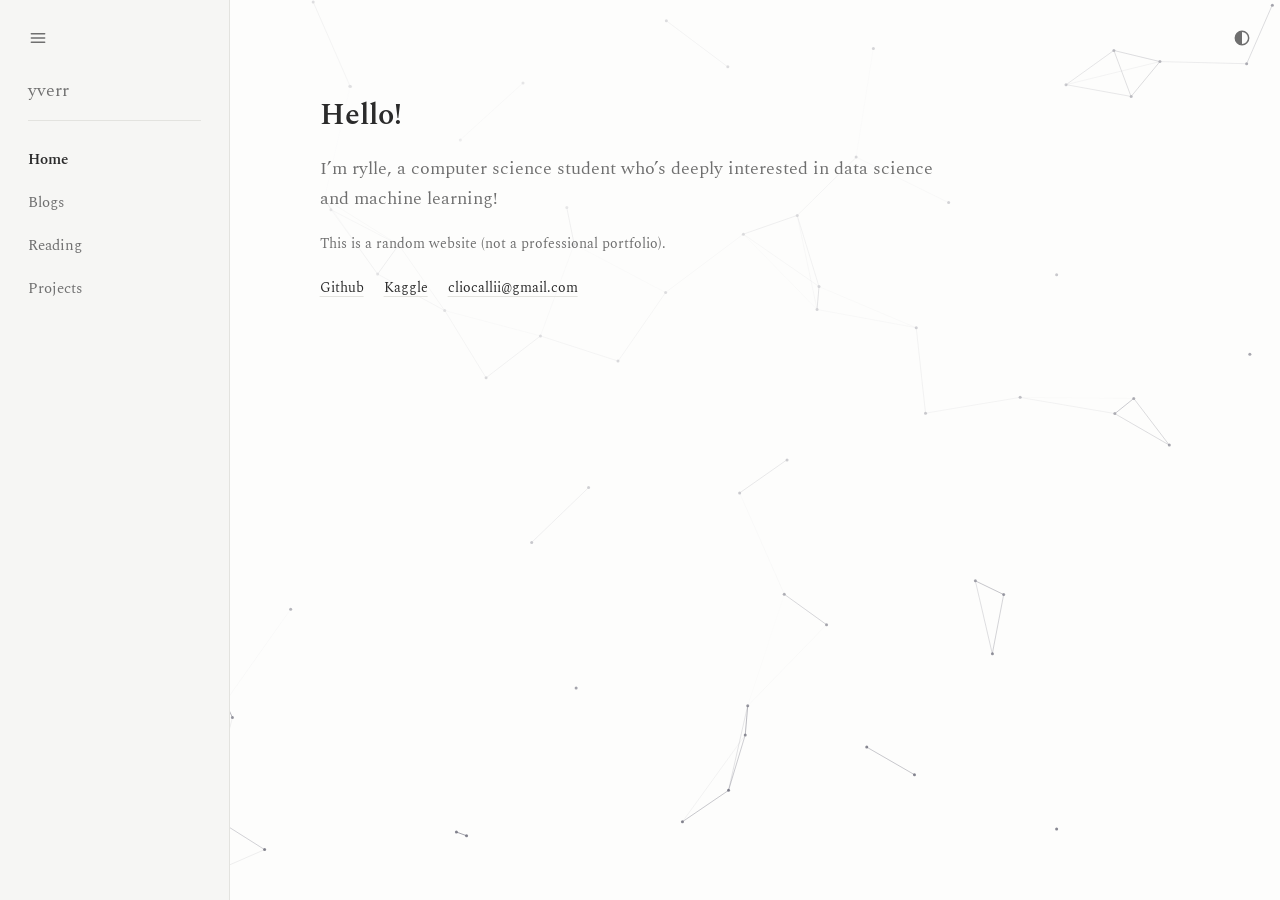
<file: index.html>
<!DOCTYPE html>
<html lang="en">
<head>
    <meta charset="UTF-8">
        <meta name="viewport" content="width=device-width, initial-scale=1">
    <title>Rylle</title>

    <link rel="icon" href="assets/logo.png" type="image/png">
    <link rel="preconnect" href="https://fonts.googleapis.com">
    <link rel="preconnect" href="https://fonts.gstatic.com" crossorigin>
    <link href="https://fonts.googleapis.com/css2?family=Spectral:ital,wght@0,400;0,600;1,400&display=swap" rel="stylesheet">

    <link rel="stylesheet" href="style.css">

        <script>
        (function () {
            var root = document.documentElement;
            try {
                var theme = localStorage.getItem('theme');
                if (!theme) theme = matchMedia('(prefers-color-scheme: dark)').matches ? 'dark' : 'light';
                root.dataset.theme = theme;
                if (window.innerWidth <= 800 || localStorage.getItem('sidebar') === 'closed') {
                    root.classList.add('sidebar-closed');
                }
            } catch (e) {}
        })();
    </script>
</head>

<body>
    <button class="icon-btn menu-btn" id="menu-btn" aria-label="Toggle sidebar" aria-controls="sidebar">
        <svg viewBox="0 0 24 24" fill="none" stroke="currentColor" stroke-width="1.8" stroke-linecap="round" aria-hidden="true">
            <path d="M4 7h16M4 12h16M4 17h16"/>
        </svg>
    </button>

    <button class="icon-btn theme-btn" id="theme-btn" aria-label="Toggle dark mode">
        <svg viewBox="0 0 24 24" aria-hidden="true">
            <circle cx="12" cy="12" r="8" fill="none" stroke="currentColor" stroke-width="1.8"/>
            <path d="M12 4a8 8 0 0 0 0 16z" fill="currentColor"/>
        </svg>
    </button>

    <aside class="sidebar" id="sidebar">
        <a class="brand" href="index.html">yverr</a>
        <nav>
            <a href="index.html" aria-current="page">Home</a>
            <a href="blogs.html">Blogs</a>
            <a href="reading.html">Reading</a>
            <a href="projects.html">Projects</a>
        </nav>
    </aside>

    <div class="backdrop" id="backdrop"></div>

    <canvas id="particle-canvas" aria-hidden="true"></canvas>

    <main class="content">
        <div class="column">
            <h1>Hello!</h1>

            <p>
                I’m rylle, a computer science student who’s deeply interested
                in data science and machine learning!
            </p>

            <p class="small">This is a random website (not a professional portfolio).</p>

            <ul class="home-links small">
                <li><a href="https://github.com/yverr" target="_blank" rel="noopener noreferrer">Github</a></li>
                <li><a href="https://www.kaggle.com/karylleverdadero" target="_blank" rel="noopener noreferrer">Kaggle</a></li>
                <li><a href="mailto:cliocallii@gmail.com">cliocallii@gmail.com</a></li>
            </ul>
        </div>
    </main>

    <script src="script.js"></script>
    <script src="particles.js"></script>
</body>
</html>
</file>
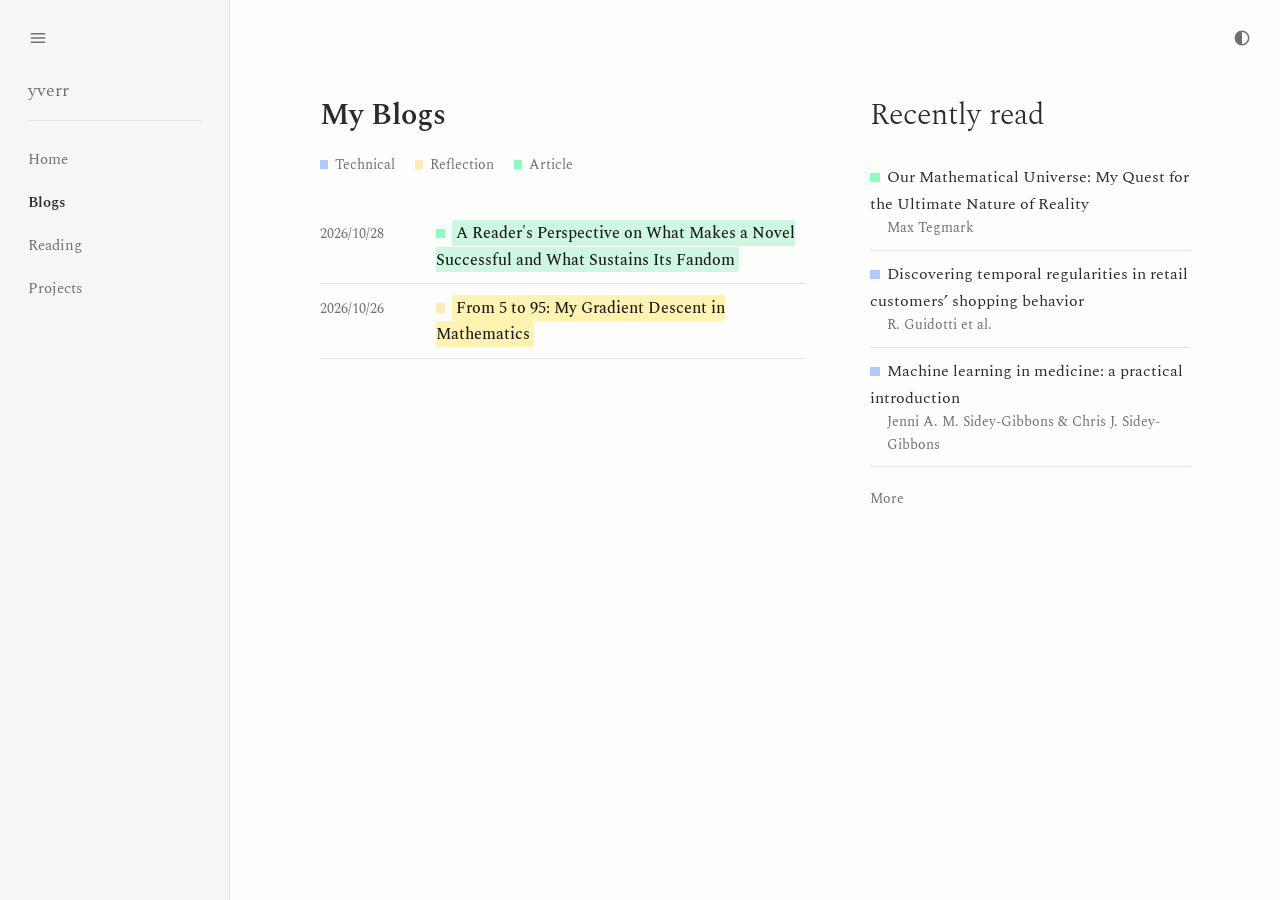
<file: blogs.html>
<!DOCTYPE html>
<html lang="en">
<head>
    <meta charset="UTF-8">
    <meta name="viewport" content="width=device-width, initial-scale=1">
    <title>Blogs | Rylle</title>

    <link rel="icon" href="assets/logo.png" type="image/png">
    <link rel="preconnect" href="https://fonts.googleapis.com">
    <link rel="preconnect" href="https://fonts.gstatic.com" crossorigin>
    <link href="https://fonts.googleapis.com/css2?family=Spectral:ital,wght@0,400;0,600;1,400&display=swap" rel="stylesheet">

    <link rel="stylesheet" href="style.css">

    <script>
        (function () {
            var root = document.documentElement;
            try {
                var theme = localStorage.getItem('theme');
                if (!theme) theme = matchMedia('(prefers-color-scheme: dark)').matches ? 'dark' : 'light';
                root.dataset.theme = theme;
                if (window.innerWidth <= 800 || localStorage.getItem('sidebar') === 'closed') {
                    root.classList.add('sidebar-closed');
                }
            } catch (e) {}
        })();
    </script>
</head>

<body>
    <button class="icon-btn menu-btn" id="menu-btn" aria-label="Toggle sidebar" aria-controls="sidebar">
        <svg viewBox="0 0 24 24" fill="none" stroke="currentColor" stroke-width="1.8" stroke-linecap="round" aria-hidden="true">
            <path d="M4 7h16M4 12h16M4 17h16"/>
        </svg>
    </button>

    <button class="icon-btn theme-btn" id="theme-btn" aria-label="Toggle dark mode">
        <svg viewBox="0 0 24 24" aria-hidden="true">
            <circle cx="12" cy="12" r="8" fill="none" stroke="currentColor" stroke-width="1.8"/>
            <path d="M12 4a8 8 0 0 0 0 16z" fill="currentColor"/>
        </svg>
    </button>

    <aside class="sidebar" id="sidebar">
        <a class="brand" href="index.html">yverr</a>
        <nav>
            <a href="index.html">Home</a>
            <a href="blogs.html" aria-current="page">Blogs</a>
            <a href="reading.html">Reading</a>
            <a href="projects.html">Projects</a>
        </nav>
    </aside>

    <div class="backdrop" id="backdrop"></div>

    <main class="content">
        <div class="blog-layout">
            <div class="column">
                <h1>My Blogs</h1>

                <p class="legend">
                    <span><span class="dot technical"></span>Technical</span>
                    <span><span class="dot reflection"></span>Reflection</span>
                    <span><span class="dot article"></span>Article</span>
                </p>

                <ul class="posts">
                    <li>
                        <time datetime="2026-10-26">2026/10/28</time>
                        <a href="blogs/a-readers-perspective.html"><span class="dot article"></span><mark class="article">A Reader's Perspective on What Makes a Novel Successful and What Sustains Its Fandom</mark></a>
                    </li>
                    <li>
                        <time datetime="2026-10-26">2026/10/26</time>
                        <a href="blogs/gradient-descent.html"><span class="dot reflection"></span><mark>From 5 to 95: My Gradient Descent in Mathematics</mark></a>
                    </li>
                </ul>
            </div>

            <aside class="recent">
                <h2>Recently read</h2>
                <ul id="recent-list"></ul>
                <a class="more" href="reading.html">More</a>
            </aside>
        </div>
    </main>

    <script src="script.js"></script>
    <script src="reading.js"></script>
</body>
</html>
</file>
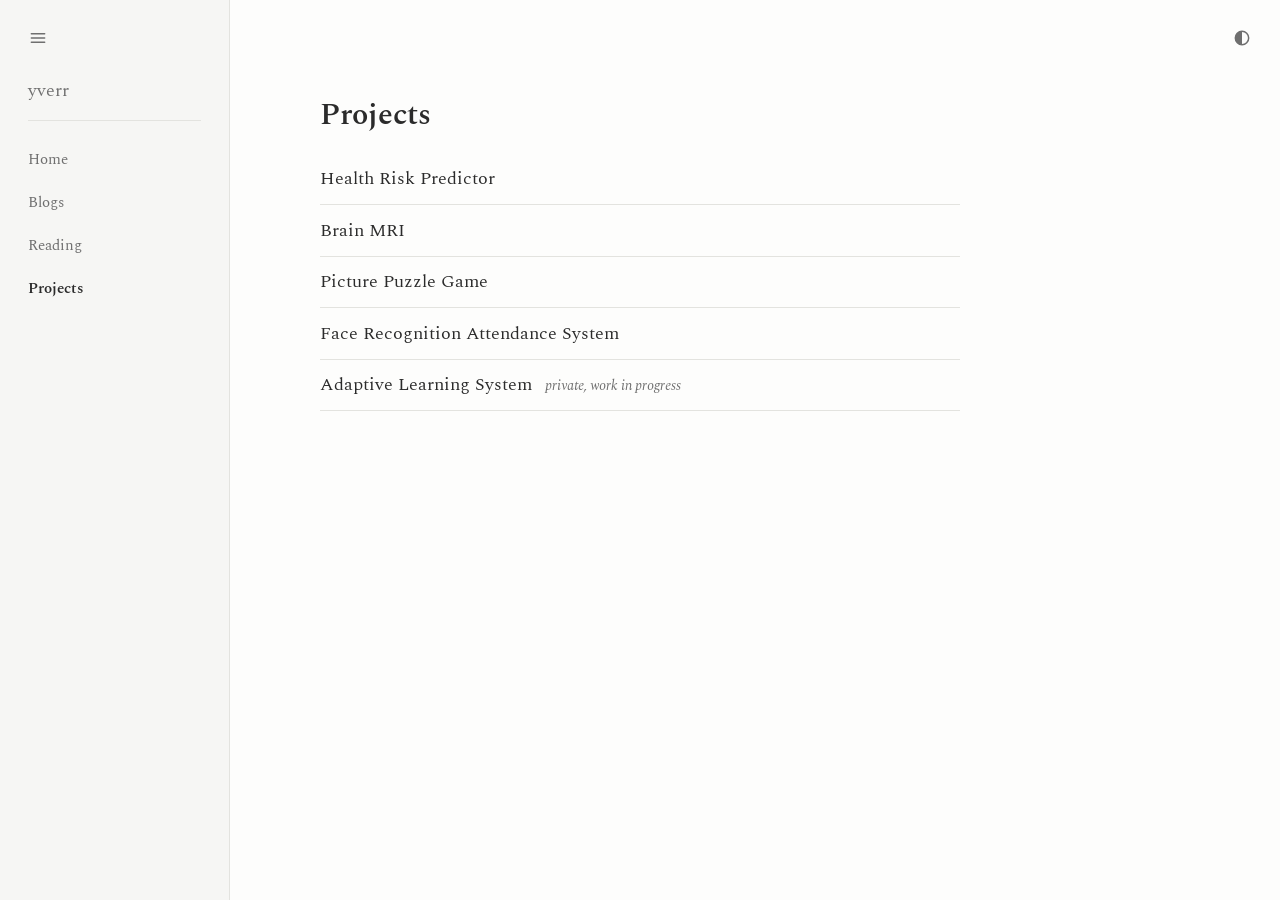
<file: projects.html>
<!DOCTYPE html>
<html lang="en">
<head>
    <meta charset="UTF-8">
    <meta name="viewport" content="width=device-width, initial-scale=1">
    <title>Projects | Rylle</title>

    <link rel="icon" href="assets/logo.png" type="image/png">
    <link rel="preconnect" href="https://fonts.googleapis.com">
    <link rel="preconnect" href="https://fonts.gstatic.com" crossorigin>
    <link href="https://fonts.googleapis.com/css2?family=Spectral:ital,wght@0,400;0,600;1,400&display=swap" rel="stylesheet">

    <link rel="stylesheet" href="style.css">

    <script>
        (function () {
            var root = document.documentElement;
            try {
                var theme = localStorage.getItem('theme');
                if (!theme) theme = matchMedia('(prefers-color-scheme: dark)').matches ? 'dark' : 'light';
                root.dataset.theme = theme;
                if (window.innerWidth <= 800 || localStorage.getItem('sidebar') === 'closed') {
                    root.classList.add('sidebar-closed');
                }
            } catch (e) {}
        })();
    </script>
</head>

<body>
    <button class="icon-btn menu-btn" id="menu-btn" aria-label="Toggle sidebar" aria-controls="sidebar">
        <svg viewBox="0 0 24 24" fill="none" stroke="currentColor" stroke-width="1.8" stroke-linecap="round" aria-hidden="true">
            <path d="M4 7h16M4 12h16M4 17h16"/>
        </svg>
    </button>

    <button class="icon-btn theme-btn" id="theme-btn" aria-label="Toggle dark mode">
        <svg viewBox="0 0 24 24" aria-hidden="true">
            <circle cx="12" cy="12" r="8" fill="none" stroke="currentColor" stroke-width="1.8"/>
            <path d="M12 4a8 8 0 0 0 0 16z" fill="currentColor"/>
        </svg>
    </button>

    <aside class="sidebar" id="sidebar">
        <a class="brand" href="index.html">yverr</a>
        <nav>
            <a href="index.html">Home</a>
            <a href="blogs.html">Blogs</a>
            <a href="reading.html">Reading</a>
            <a href="projects.html" aria-current="page">Projects</a>
        </nav>
    </aside>

    <div class="backdrop" id="backdrop"></div>

    <main class="content">
        <div class="column">
            <h1>Projects</h1>

            <ul class="projects">
                <li><a href="https://github.com/yverr/Health-Risk-Predictor" target="_blank" rel="noopener noreferrer">Health Risk Predictor</a></li>
                <li><a href="https://github.com/yverr/brain-mri" target="_blank" rel="noopener noreferrer">Brain MRI</a></li>
                <li><a href="https://github.com/yverr/Pic-Puzzle" target="_blank" rel="noopener noreferrer">Picture Puzzle Game</a></li>
                <li><a href="https://github.com/yverr/Face-Recognition-Attendance-System" target="_blank" rel="noopener noreferrer">Face Recognition Attendance System</a></li>
                <li>Adaptive Learning System <span class="note">private, work in progress</span></li>
            </ul>
        </div>
    </main>

    <script src="script.js"></script>
</body>
</html>
</file>
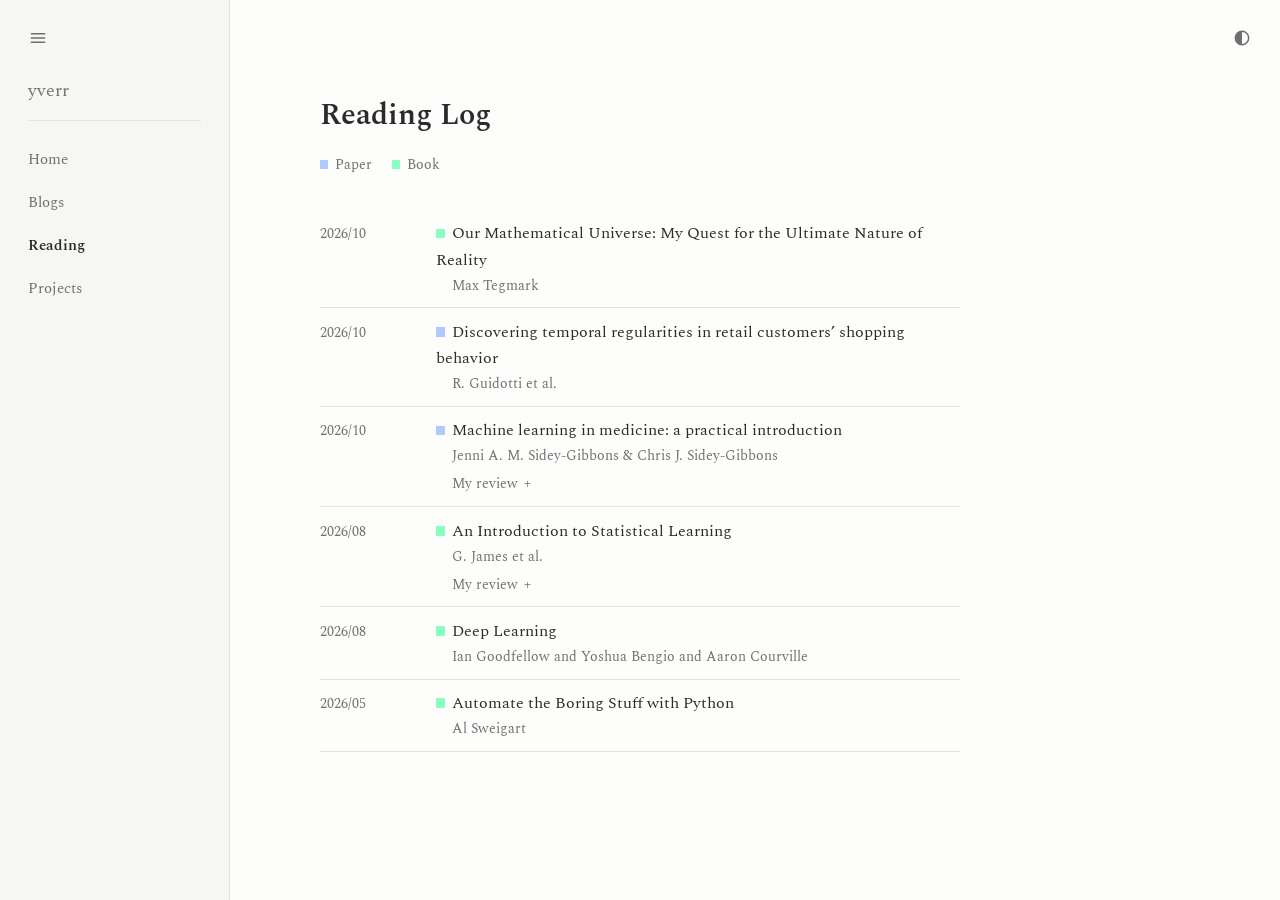
<file: reading.html>
<!DOCTYPE html>
<html lang="en">
<head>
    <meta charset="UTF-8">
    <meta name="viewport" content="width=device-width, initial-scale=1">
    <title>Reading | Rylle</title>

    <link rel="icon" href="assets/logo.png" type="image/png">
    <link rel="preconnect" href="https://fonts.googleapis.com">
    <link rel="preconnect" href="https://fonts.gstatic.com" crossorigin>
    <link href="https://fonts.googleapis.com/css2?family=Spectral:ital,wght@0,400;0,600;1,400&display=swap" rel="stylesheet">

    <link rel="stylesheet" href="style.css">

    <script>
        (function () {
            var root = document.documentElement;
            try {
                var theme = localStorage.getItem('theme');
                if (!theme) theme = matchMedia('(prefers-color-scheme: dark)').matches ? 'dark' : 'light';
                root.dataset.theme = theme;
                if (window.innerWidth <= 800 || localStorage.getItem('sidebar') === 'closed') {
                    root.classList.add('sidebar-closed');
                }
            } catch (e) {}
        })();
    </script>
</head>

<body>
    <button class="icon-btn menu-btn" id="menu-btn" aria-label="Toggle sidebar" aria-controls="sidebar">
        <svg viewBox="0 0 24 24" fill="none" stroke="currentColor" stroke-width="1.8" stroke-linecap="round" aria-hidden="true">
            <path d="M4 7h16M4 12h16M4 17h16"/>
        </svg>
    </button>

    <button class="icon-btn theme-btn" id="theme-btn" aria-label="Toggle dark mode">
        <svg viewBox="0 0 24 24" aria-hidden="true">
            <circle cx="12" cy="12" r="8" fill="none" stroke="currentColor" stroke-width="1.8"/>
            <path d="M12 4a8 8 0 0 0 0 16z" fill="currentColor"/>
        </svg>
    </button>

    <aside class="sidebar" id="sidebar">
        <a class="brand" href="index.html">yverr</a>
        <nav>
            <a href="index.html">Home</a>
            <a href="blogs.html">Blogs</a>
            <a href="reading.html" aria-current="page">Reading</a>
            <a href="projects.html">Projects</a>
        </nav>
    </aside>

    <div class="backdrop" id="backdrop"></div>

    <main class="content">
        <div class="column">
            <h1>Reading Log</h1>

            <p class="legend">
                <span><span class="dot paper"></span>Paper</span>
                <span><span class="dot book"></span>Book</span>
            </p>

            <ul class="posts" id="reading-list"></ul>
        </div>
    </main>

    <script src="script.js"></script>
    <script src="reading.js"></script>
</body>
</html>
</file>
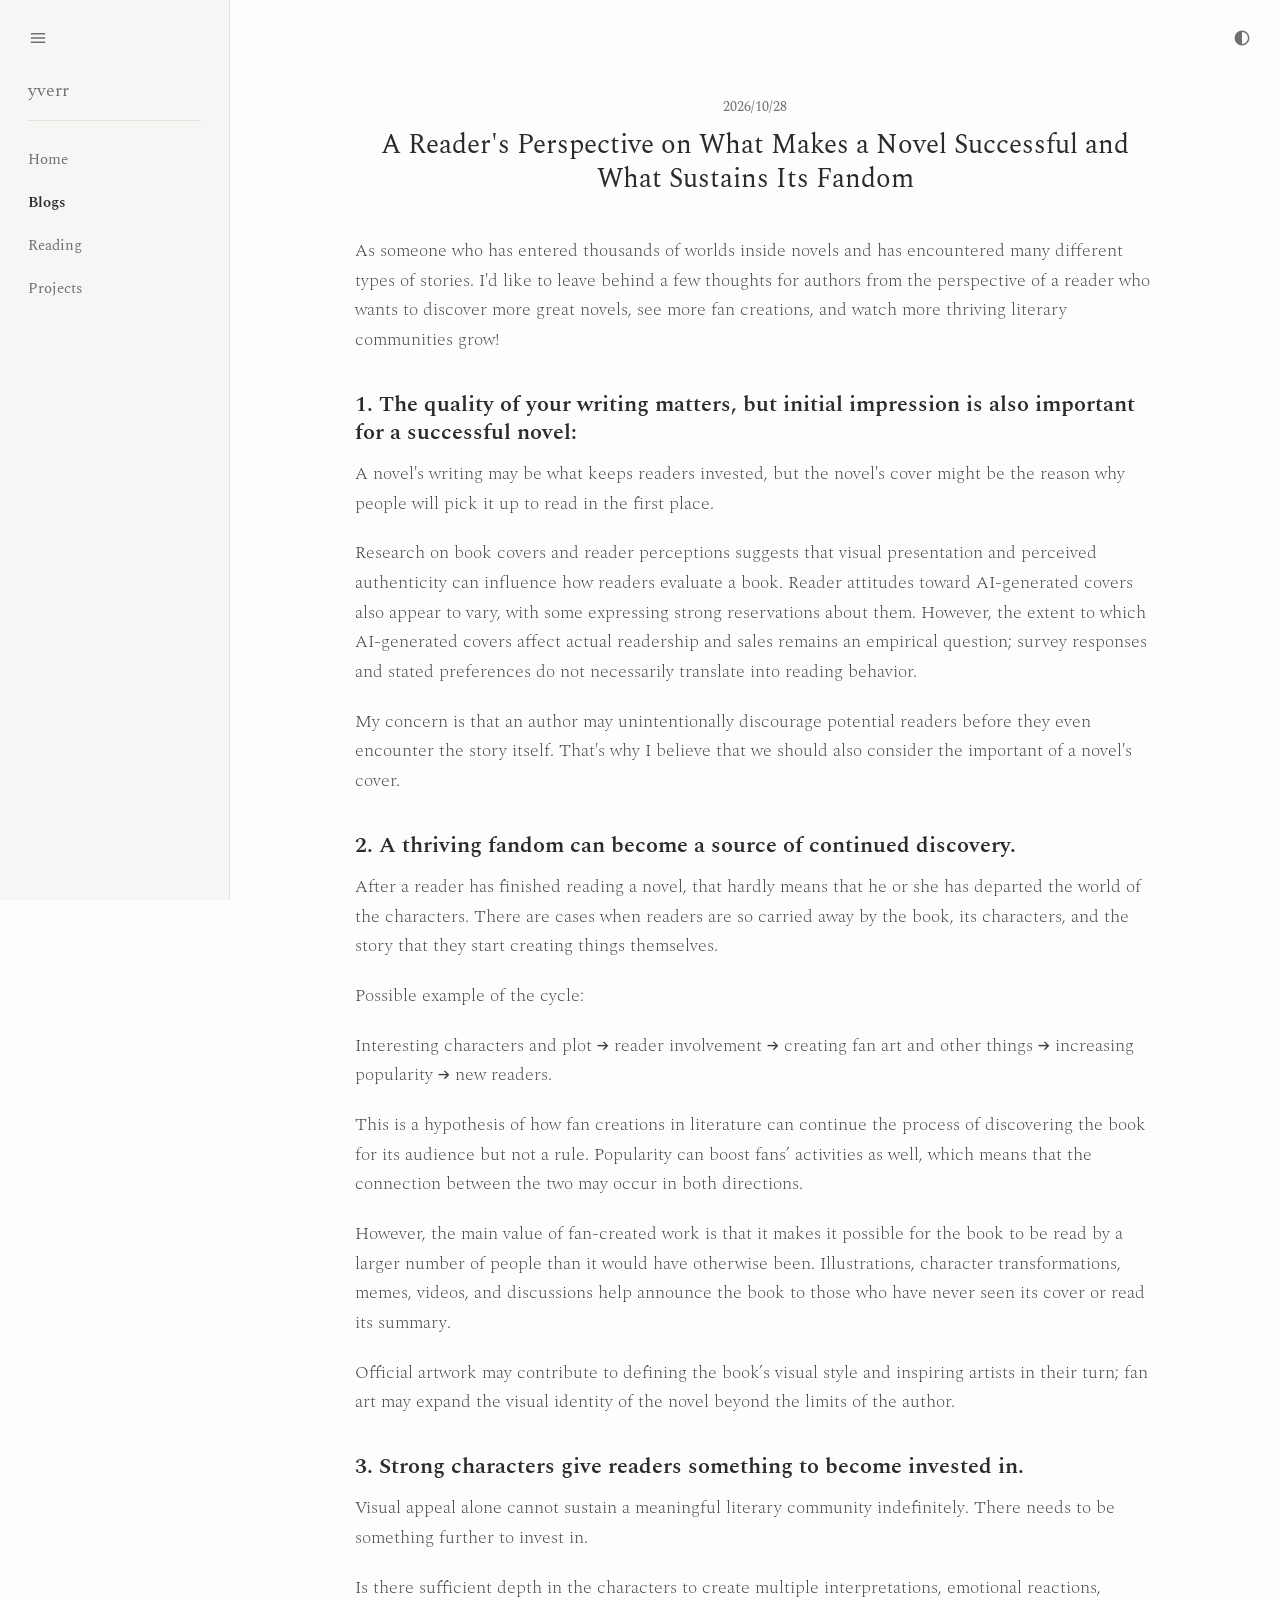
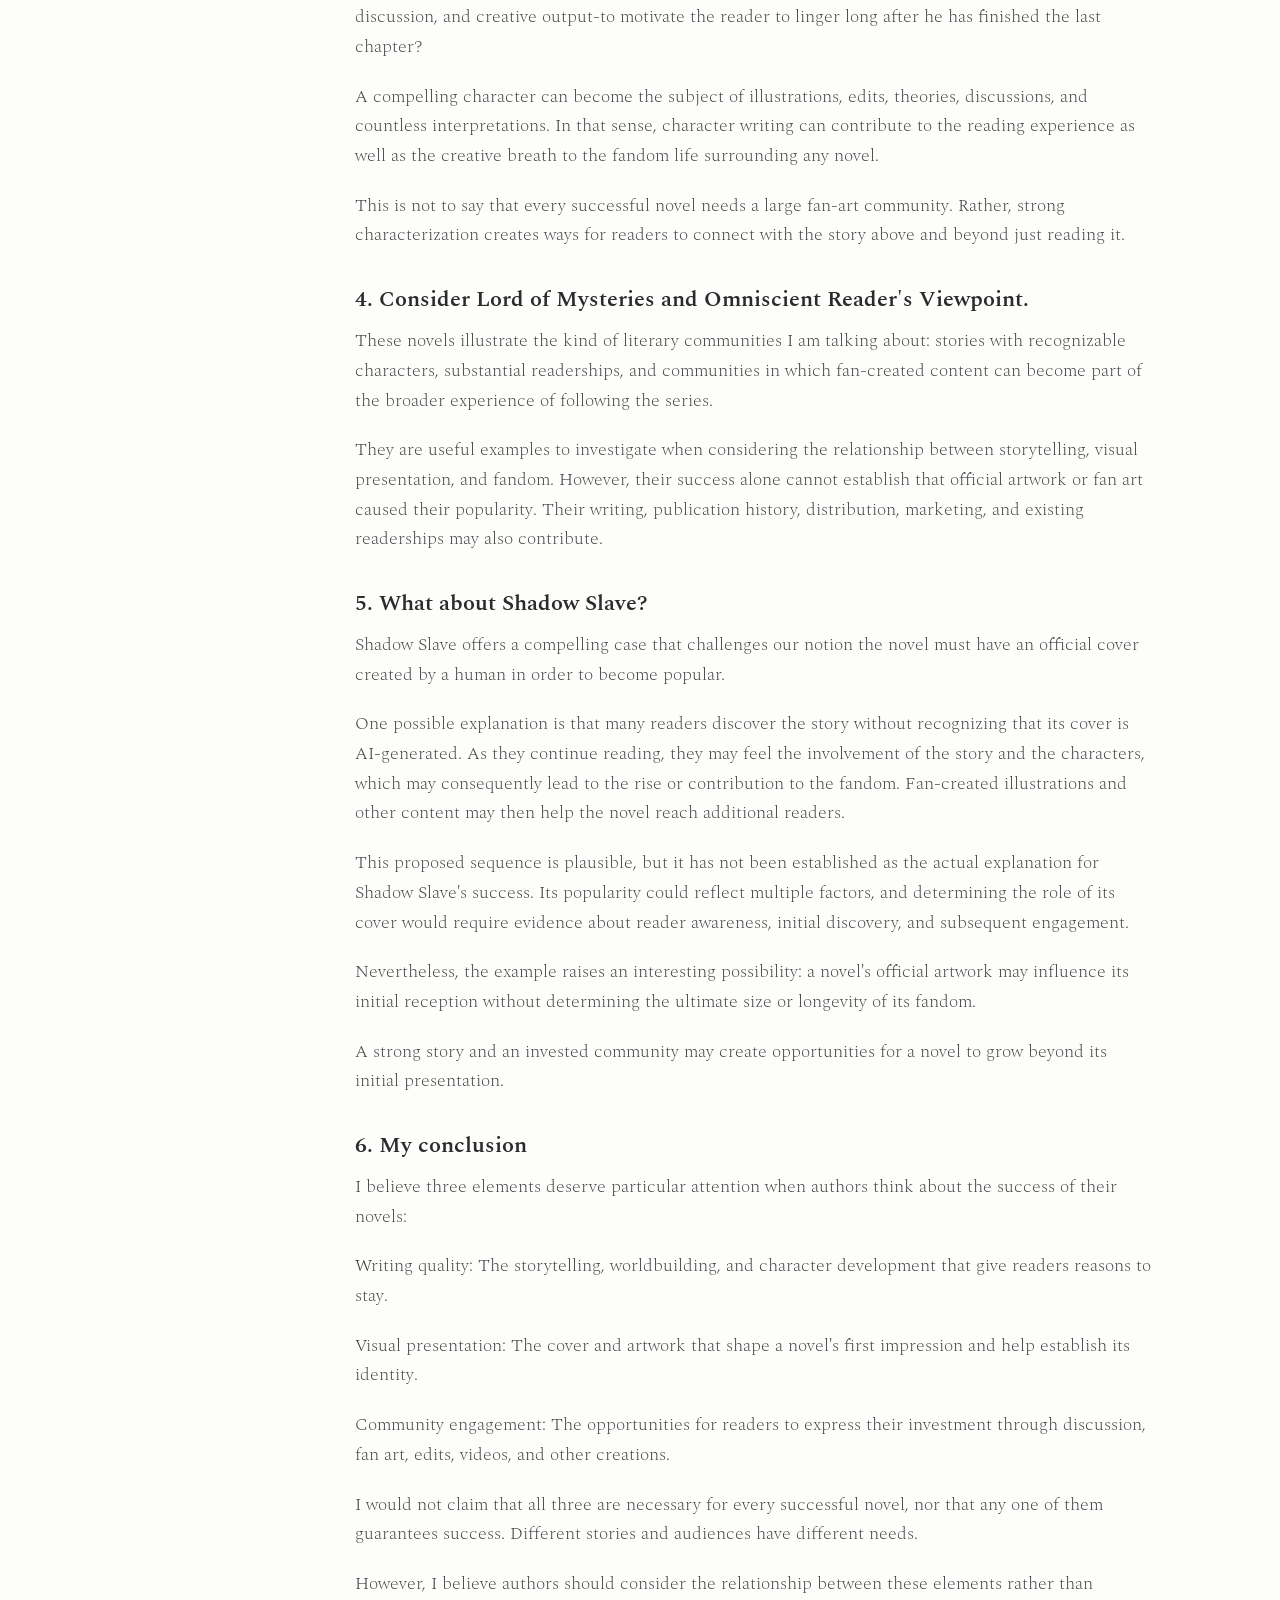
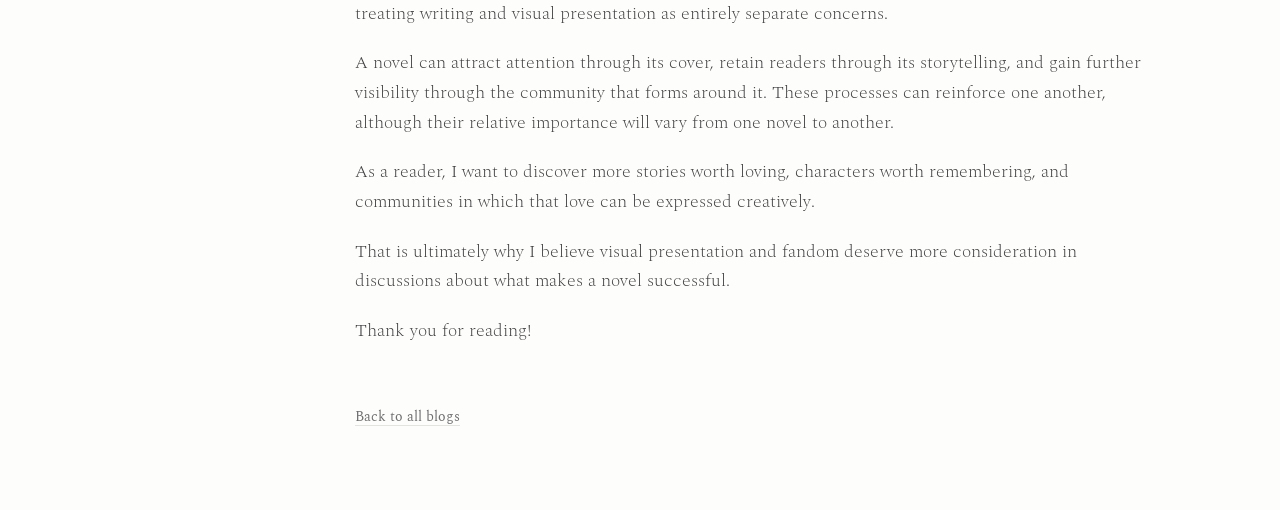
<file: blogs/a-readers-perspective.html>
<!DOCTYPE html>
<html lang="en">
<head>
    <meta charset="UTF-8">
    <meta name="viewport" content="width=device-width, initial-scale=1">
    <title>A Reader's Perspective | Rylle</title>
 
    <link rel="icon" href="../assets/logo.png" type="image/png">
    <link rel="preconnect" href="https://fonts.googleapis.com">
    <link rel="preconnect" href="https://fonts.gstatic.com" crossorigin>
    <link href="https://fonts.googleapis.com/css2?family=Spectral:ital,wght@0,300;0,400;0,600;1,300;1,400&display=swap" rel="stylesheet">
 
    <link rel="stylesheet" href="../style.css">
 
    <script>
        (function () {
            var root = document.documentElement;
            try {
                var theme = localStorage.getItem('theme');
                if (!theme) theme = matchMedia('(prefers-color-scheme: dark)').matches ? 'dark' : 'light';
                root.dataset.theme = theme;
                if (window.innerWidth <= 800 || localStorage.getItem('sidebar') === 'closed') {
                    root.classList.add('sidebar-closed');
                }
            } catch (e) {}
        })();
    </script>
</head>

<body>
    <button class="icon-btn menu-btn" id="menu-btn" aria-label="Toggle sidebar" aria-controls="sidebar">
        <svg viewBox="0 0 24 24" fill="none" stroke="currentColor" stroke-width="1.8" stroke-linecap="round" aria-hidden="true">
            <path d="M4 7h16M4 12h16M4 17h16"/>
        </svg>
    </button>

    <button class="icon-btn theme-btn" id="theme-btn" aria-label="Toggle dark mode">
        <svg viewBox="0 0 24 24" aria-hidden="true">
            <circle cx="12" cy="12" r="8" fill="none" stroke="currentColor" stroke-width="1.8"/>
            <path d="M12 4a8 8 0 0 0 0 16z" fill="currentColor"/>
        </svg>
    </button>

    <aside class="sidebar" id="sidebar">
        <a class="brand" href="../index.html">yverr</a>
        <nav>
            <a href="../index.html">Home</a>
            <a href="../blogs.html" aria-current="page">Blogs</a>
            <a href="../reading.html">Reading</a>
            <a href="../projects.html">Projects</a>
        </nav>
    </aside>

    <div class="backdrop" id="backdrop"></div>

    <main class="content">
        <article class="column post">

            <div class="post-meta">
                <time datetime="2026-10-26">2026/10/28</time>
            </div>

            <h1>A Reader's Perspective on What Makes a Novel Successful and What Sustains Its Fandom</h1>

            <p>As someone who has entered thousands of worlds inside novels and has encountered many different types of stories. I'd like to leave behind a few thoughts for authors from the perspective of a reader who wants to discover more great novels, see more fan creations, and watch more thriving literary communities grow!</p>

            <h2>1. The quality of your writing matters, but initial impression is also important for a successful novel:</h2>

            <p>A novel's writing may be what keeps readers invested, but the novel's cover might be the reason why people will pick it up to read in the first place.</p>

            <p>Research on book covers and reader perceptions suggests that visual presentation and perceived authenticity can influence how readers evaluate a book. Reader attitudes toward AI-generated covers also appear to vary, with some expressing strong reservations about them. However, the extent to which AI-generated covers affect actual readership and sales remains an empirical question; survey responses and stated preferences do not necessarily translate into reading behavior.</p>

            <p>My concern is that an author may unintentionally discourage potential readers before they even encounter the story itself. That's why I believe that we should also consider the important of a novel's cover.</p>


            <h2>2. A thriving fandom can become a source of continued discovery.</h2>

            <p>After a reader has finished reading a novel, that hardly means that he or she has departed the world of the characters. There are cases when readers are so carried away by the book, its characters, and the story that they start creating things themselves.</p>

            <p>Possible example of the cycle: </p>

            <p>Interesting characters and plot → reader involvement → creating fan art and other things → increasing popularity → new readers.</p>

            <p>This is a hypothesis of how fan creations in literature can continue the process of discovering the book for its audience but not a rule. Popularity can boost fans’ activities as well, which means that the connection between the two may occur in both directions.</p>

            <p>However, the main value of fan-created work is that it makes it possible for the book to be read by a larger number of people than it would have otherwise been. Illustrations, character transformations, memes, videos, and discussions help announce the book to those who have never seen its cover or read its summary.</p>

            <p>Official artwork may contribute to defining the book’s visual style and inspiring artists in their turn; fan art may expand the visual identity of the novel beyond the limits of the author.</p>


            <h2>3. Strong characters give readers something to become invested in.</h2>

            <p>Visual appeal alone cannot sustain a meaningful literary community indefinitely. There needs to be something further to invest in.</p>

            <p>Is there sufficient depth in the characters to create multiple interpretations, emotional reactions, discussion, and creative output-to motivate the reader to linger long after he has finished the last chapter?</p>

            <p>A compelling character can become the subject of illustrations, edits, theories, discussions, and countless interpretations. In that sense, character writing can contribute to the reading experience as well as the creative breath to the fandom life surrounding any novel.</p>

            <p>This is not to say that every successful novel needs a large fan-art community. Rather, strong characterization creates ways for readers to connect with the story above and beyond just reading it.</p>


            <h2>4. Consider Lord of Mysteries and Omniscient Reader's Viewpoint.</h2>

            <p>These novels illustrate the kind of literary communities I am talking about: stories with recognizable characters, substantial readerships, and communities in which fan-created content can become part of the broader experience of following the series.</p>

            <p>They are useful examples to investigate when considering the relationship between storytelling, visual presentation, and fandom. However, their success alone cannot establish that official artwork or fan art caused their popularity. Their writing, publication history, distribution, marketing, and existing readerships may also contribute.</p>
            

            <h2>5. What about Shadow Slave?</h2>

            <p>Shadow Slave offers a compelling case that challenges our notion the novel must have an official cover created by a human in order to become popular.</p>

            <p>One possible explanation is that many readers discover the story without recognizing that its cover is AI-generated. As they continue reading, they may feel the involvement of the story and the characters, which may consequently lead to the rise or contribution to the fandom. Fan-created illustrations and other content may then help the novel reach additional readers.</p>

            <p>This proposed sequence is plausible, but it has not been established as the actual explanation for Shadow Slave's success. Its popularity could reflect multiple factors, and determining the role of its cover would require evidence about reader awareness, initial discovery, and subsequent engagement.</p>

            <p>Nevertheless, the example raises an interesting possibility: a novel's official artwork may influence its initial reception without determining the ultimate size or longevity of its fandom.</p>

            <p>A strong story and an invested community may create opportunities for a novel to grow beyond its initial presentation.</p>

            <h2>6. My conclusion</h2>

            <p>I believe three elements deserve particular attention when authors think about the success of their novels:</p>

            <p>Writing quality: The storytelling, worldbuilding, and character development that give readers reasons to stay.</p>

            <p>Visual presentation: The cover and artwork that shape a novel's first impression and help establish its identity.</p>

            <p>Community engagement: The opportunities for readers to express their investment through discussion, fan art, edits, videos, and other creations.</p>

            <p>I would not claim that all three are necessary for every successful novel, nor that any one of them guarantees success. Different stories and audiences have different needs.</p>       
            
            <p>However, I believe authors should consider the relationship between these elements rather than treating writing and visual presentation as entirely separate concerns.</p>

            <p>A novel can attract attention through its cover, retain readers through its storytelling, and gain further visibility through the community that forms around it. These processes can reinforce one another, although their relative importance will vary from one novel to another.</p>

            <p>As a reader, I want to discover more stories worth loving, characters worth remembering, and communities in which that love can be expressed creatively.</p>

            <p>That is ultimately why I believe visual presentation and fandom deserve more consideration in discussions about what makes a novel successful.</p>

            <p>Thank you for reading!</p>
            <a class="back" href="../blogs.html">Back to all blogs</a>
        </article>
    </main>

    <script src="../script.js"></script>
    <script src="toc.js"></script>
</body>
</html>
</file>
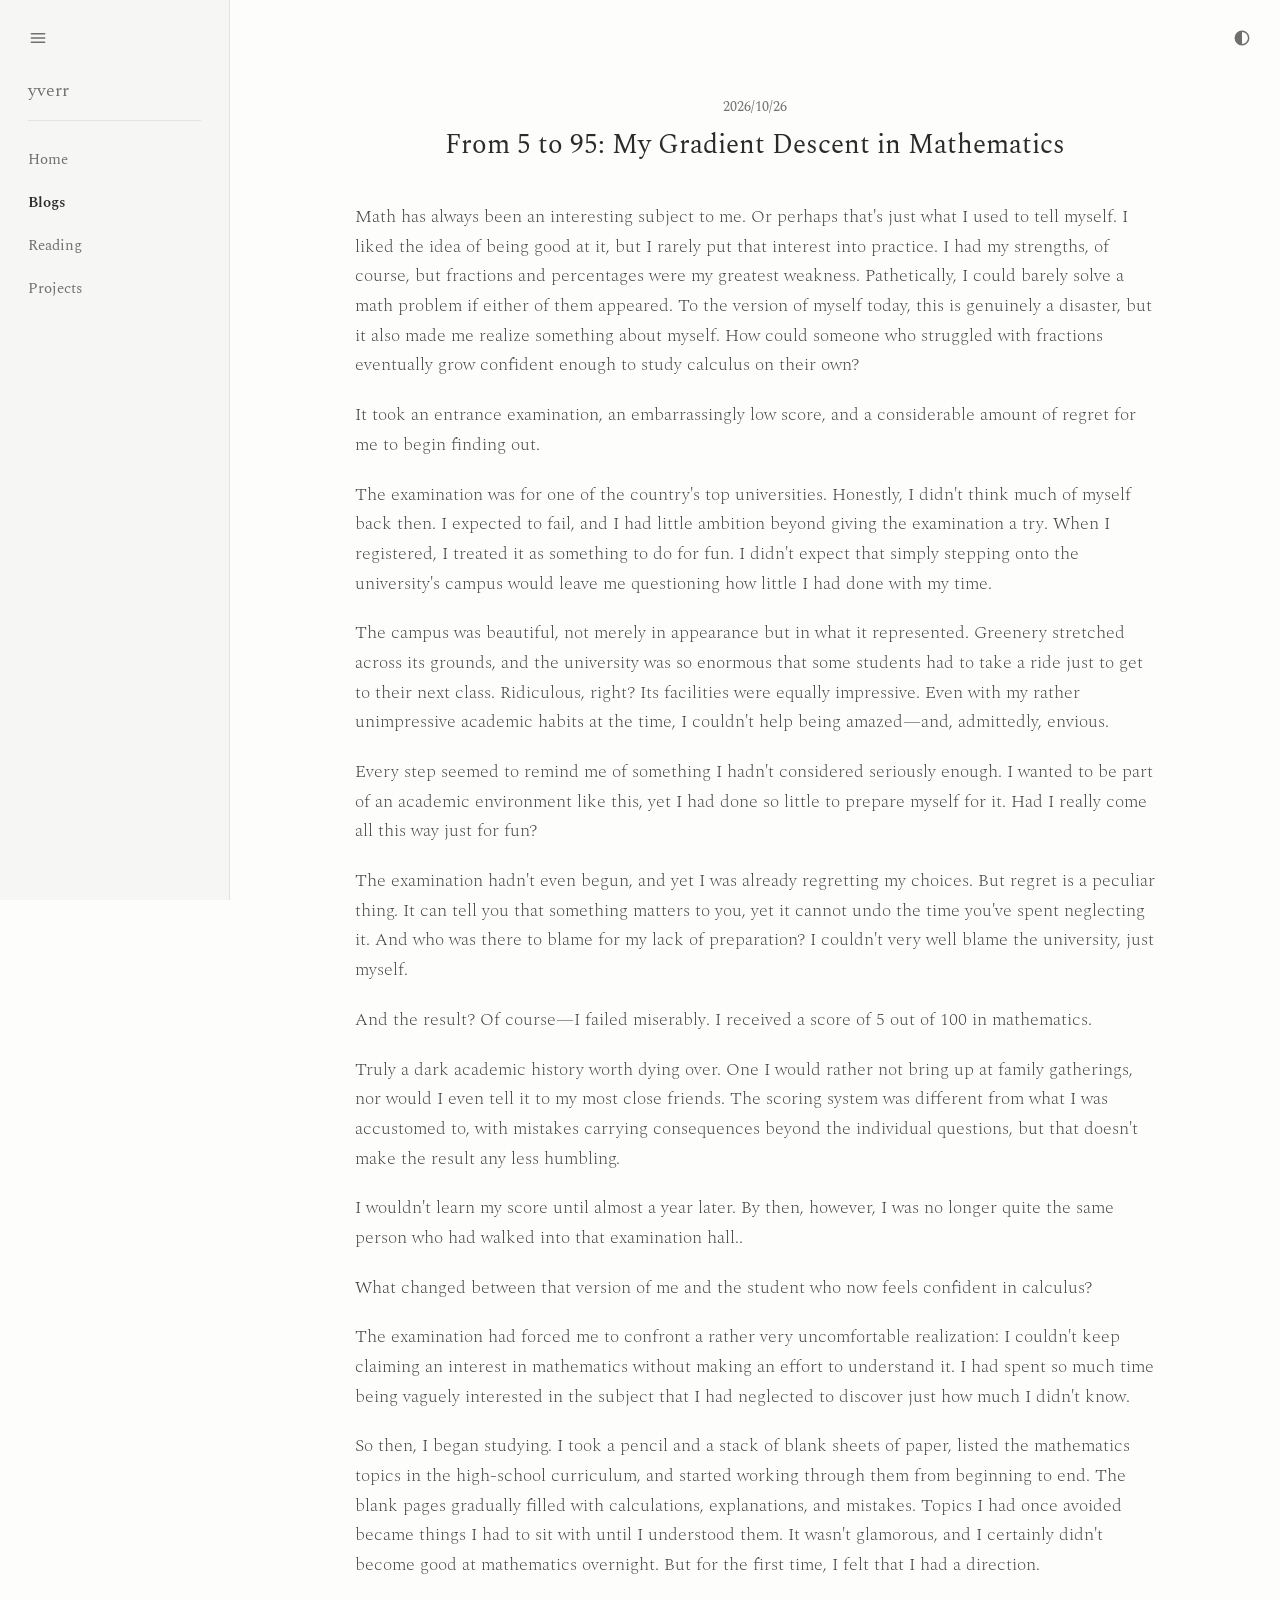
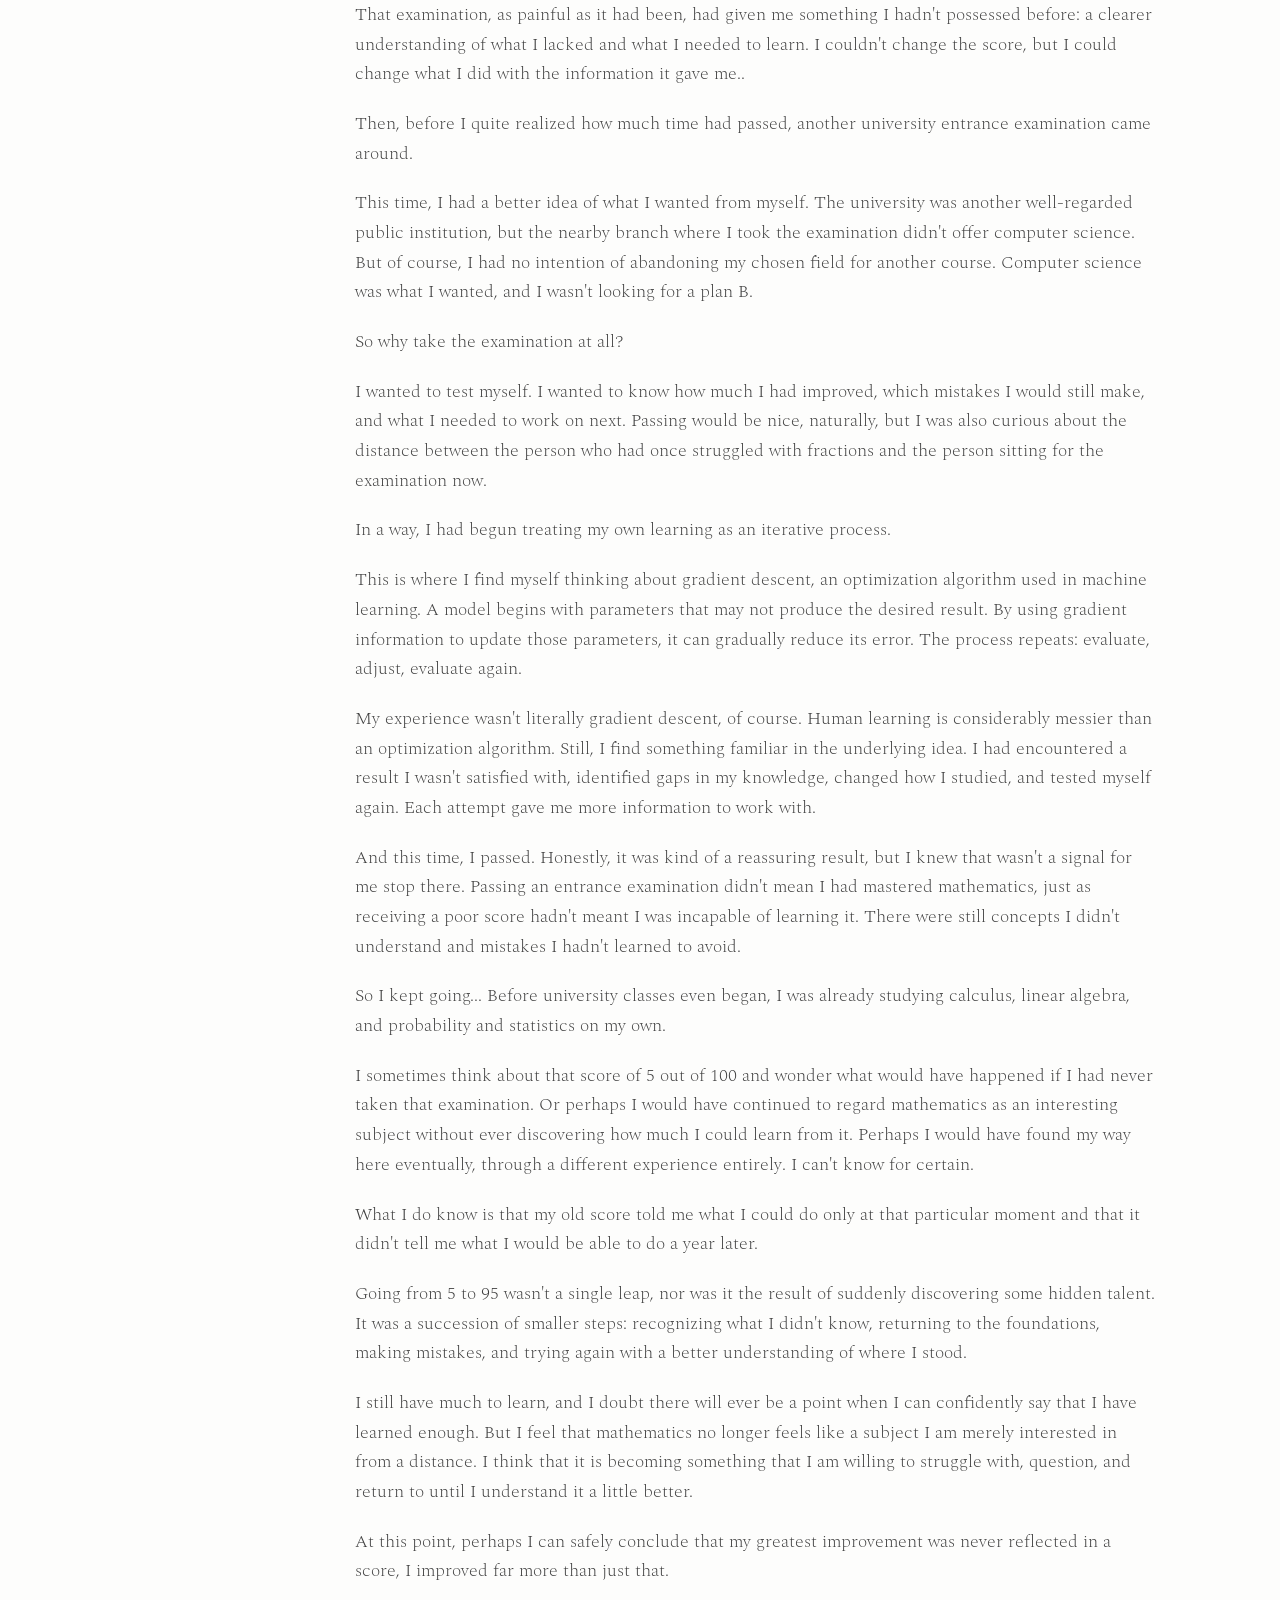
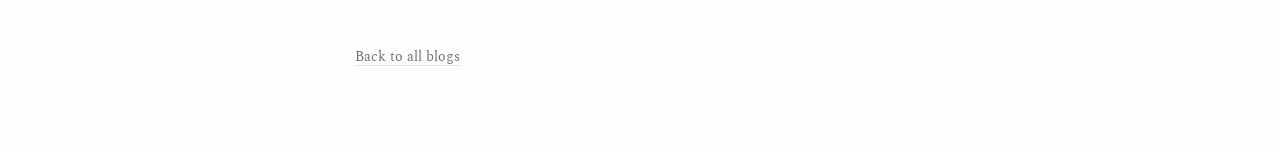
<file: blogs/gradient-descent.html>
<!DOCTYPE html>
<html lang="en">
<head>
    <meta charset="UTF-8">
    <meta name="viewport" content="width=device-width, initial-scale=1">
    <title>From 5 to 95: My Gradient Descent in Mathematics | Rylle</title>
 
    <link rel="icon" href="../assets/logo.png" type="image/png">
    <link rel="preconnect" href="https://fonts.googleapis.com">
    <link rel="preconnect" href="https://fonts.gstatic.com" crossorigin>
    <link href="https://fonts.googleapis.com/css2?family=Spectral:ital,wght@0,300;0,400;0,600;1,300;1,400&display=swap" rel="stylesheet">
 
    <link rel="stylesheet" href="../style.css">
 
    <script>
        (function () {
            var root = document.documentElement;
            try {
                var theme = localStorage.getItem('theme');
                if (!theme) theme = matchMedia('(prefers-color-scheme: dark)').matches ? 'dark' : 'light';
                root.dataset.theme = theme;
                if (window.innerWidth <= 800 || localStorage.getItem('sidebar') === 'closed') {
                    root.classList.add('sidebar-closed');
                }
            } catch (e) {}
        })();
    </script>
</head>

<body>
    <button class="icon-btn menu-btn" id="menu-btn" aria-label="Toggle sidebar" aria-controls="sidebar">
        <svg viewBox="0 0 24 24" fill="none" stroke="currentColor" stroke-width="1.8" stroke-linecap="round" aria-hidden="true">
            <path d="M4 7h16M4 12h16M4 17h16"/>
        </svg>
    </button>

    <button class="icon-btn theme-btn" id="theme-btn" aria-label="Toggle dark mode">
        <svg viewBox="0 0 24 24" aria-hidden="true">
            <circle cx="12" cy="12" r="8" fill="none" stroke="currentColor" stroke-width="1.8"/>
            <path d="M12 4a8 8 0 0 0 0 16z" fill="currentColor"/>
        </svg>
    </button>

    <aside class="sidebar" id="sidebar">
        <a class="brand" href="../index.html">yverr</a>
        <nav>
            <a href="../index.html">Home</a>
            <a href="../blogs.html" aria-current="page">Blogs</a>
            <a href="../reading.html">Reading</a>
            <a href="../projects.html">Projects</a>
        </nav>
    </aside>

    <div class="backdrop" id="backdrop"></div>

    <main class="content">
        <article class="column post">

            <div class="post-meta">
                <time datetime="2026-10-26">2026/10/26</time>
            </div>

            <h1>From 5 to 95: My Gradient Descent in Mathematics</h1>

            <p>Math has always been an interesting subject to me. Or perhaps that's just what I used to tell myself. I liked the idea of being good at it, but I rarely put that interest into practice. I had my strengths, of course, but fractions and percentages were my greatest weakness. Pathetically, I could barely solve a math problem if either of them appeared. To the version of myself today, this is genuinely a disaster, but it also made me realize something about myself. How could someone who struggled with fractions eventually grow confident enough to study calculus on their own?</p>

            <p>It took an entrance examination, an embarrassingly low score, and a considerable amount of regret for me to begin finding out.</p>



            <p>The examination was for one of the country's top universities. Honestly, I didn't think much of myself back then. I expected to fail, and I had little ambition beyond giving the examination a try. When I registered, I treated it as something to do for fun. I didn't expect that simply stepping onto the university's campus would leave me questioning how little I had done with my time.</p>

            <p>The campus was beautiful, not merely in appearance but in what it represented. Greenery stretched across its grounds, and the university was so enormous that some students had to take a ride just to get to their next class. Ridiculous, right? Its facilities were equally impressive. Even with my rather unimpressive academic habits at the time, I couldn't help being amazed—and, admittedly, envious.</p>

            <p>Every step seemed to remind me of something I hadn't considered seriously enough. I wanted to be part of an academic environment like this, yet I had done so little to prepare myself for it. Had I really come all this way just for fun?</p>

            <p>The examination hadn't even begun, and yet I was already regretting my choices. But regret is a peculiar thing. It can tell you that something matters to you, yet it cannot undo the time you've spent neglecting it. And who was there to blame for my lack of preparation? I couldn't very well blame the university, just myself.</p>

            <p>And the result? Of course—I failed miserably. I received a score of 5 out of 100 in mathematics.</p>

            <p>Truly a dark academic history worth dying over. One I would rather not bring up at family gatherings, nor would I even tell it to my most close friends. The scoring system was different from what I was accustomed to, with mistakes carrying consequences beyond the individual questions, but that doesn't make the result any less humbling.</p>

            <p>I wouldn't learn my score until almost a year later. By then, however, I was no longer quite the same person who had walked into that examination hall..</p>

            <p>What changed between that version of me and the student who now feels confident in calculus?</p>

            <p>The examination had forced me to confront a rather very uncomfortable realization: I couldn't keep claiming an interest in mathematics without making an effort to understand it. I had spent so much time being vaguely interested in the subject that I had neglected to discover just how much I didn't know.</p>

            <p>So then, I began studying. I took a pencil and a stack of blank sheets of paper, listed the mathematics topics in the high-school curriculum, and started working through them from beginning to end. The blank pages gradually filled with calculations, explanations, and mistakes. Topics I had once avoided became things I had to sit with until I understood them. It wasn't glamorous, and I certainly didn't become good at mathematics overnight. But for the first time, I felt that I had a direction.</p>


            <p>That examination, as painful as it had been, had given me something I hadn't possessed before: a clearer understanding of what I lacked and what I needed to learn. I couldn't change the score, but I could change what I did with the information it gave me..</p>

            <p>Then, before I quite realized how much time had passed, another university entrance examination came around.</p>

            <p>This time, I had a better idea of what I wanted from myself. The university was another well-regarded public institution, but the nearby branch where I took the examination didn't offer computer science. But of course, I had no intention of abandoning my chosen field for another course. Computer science was what I wanted, and I wasn't looking for a plan B.</p>

            <p>So why take the examination at all?</p>


            <p>I wanted to test myself. I wanted to know how much I had improved, which mistakes I would still make, and what I needed to work on next. Passing would be nice, naturally, but I was also curious about the distance between the person who had once struggled with fractions and the person sitting for the examination now.</p>

            <p>In a way, I had begun treating my own learning as an iterative process.</p>

            <p>This is where I find myself thinking about gradient descent, an optimization algorithm used in machine learning. A model begins with parameters that may not produce the desired result. By using gradient information to update those parameters, it can gradually reduce its error. The process repeats: evaluate, adjust, evaluate again.</p>

            <p>My experience wasn't literally gradient descent, of course. Human learning is considerably messier than an optimization algorithm. Still, I find something familiar in the underlying idea. I had encountered a result I wasn't satisfied with, identified gaps in my knowledge, changed how I studied, and tested myself again. Each attempt gave me more information to work with.</p>

            <p>And this time, I passed. Honestly, it was kind of a reassuring result, but I knew that wasn't a signal for me stop there. Passing an entrance examination didn't mean I had mastered mathematics, just as receiving a poor score hadn't meant I was incapable of learning it. There were still concepts I didn't understand and mistakes I hadn't learned to avoid.</p>

            <p>So I kept going... Before university classes even began, I was already studying calculus, linear algebra, and probability and statistics on my own.</p>

            <p>I sometimes think about that score of 5 out of 100 and wonder what would have happened if I had never taken that examination. Or perhaps I would have continued to regard mathematics as an interesting subject without ever discovering how much I could learn from it. Perhaps I would have found my way here eventually, through a different experience entirely. I can't know for certain.</p>

            <p>What I do know is that my old score told me what I could do only at that particular moment and that it didn't tell me what I would be able to do a year later.</p>

            <p>Going from 5 to 95 wasn't a single leap, nor was it the result of suddenly discovering some hidden talent. It was a succession of smaller steps: recognizing what I didn't know, returning to the foundations, making mistakes, and trying again with a better understanding of where I stood.</p>

            <p>I still have much to learn, and I doubt there will ever be a point when I can confidently say that I have learned enough. But I feel that mathematics no longer feels like a subject I am merely interested in from a distance. I think that it is becoming something that I am willing to struggle with, question, and return to until I understand it a little better.</p>

            <p>At this point, perhaps I can safely conclude that my greatest improvement was never reflected in a score, I improved far more than just that.</p>

            <a class="back" href="../blogs.html">Back to all blogs</a>
        </article>
    </main>

    <script src="../script.js"></script>
    <script src="toc.js"></script>
</body>
</html>
</file>
<file: style.css>
:root {
    --bg: #fdfdfc;
    --sidebar-bg: #f6f6f4;
    --text: #2b2b2b;
    --muted: #6f6f6f;
    --line: #e3e3df;
    --hover: #a1a1a8;
    --mark: #fef3b0;
    --mark-text: #1a1a1a;
    --mark-technical: #dbe7ff;
    --mark-article: #cdf7e0;
    --dot-technical: #b0c9ff;
    --dot-reflection: #fceab3;
    --dot-article: #8afebe;
    --post-text: #3d3d3d;
    --particle: 95, 95, 110;
    --sidebar-w: 230px;
    color-scheme: light;
}

:root[data-theme="dark"] {
    --bg: #161718;
    --sidebar-bg: #1c1d1f;
    --text: #e6e6e3;
    --muted: #9b9b96;
    --line: #2d2e30;
    --hover: #6f7076;
    --mark: #4a4219;
    --mark-text: #f3ecc4;
    --mark-technical: #26344f;
    --mark-article: #1f4a35;
    --dot-technical: #b0c9ff;
    --dot-reflection: #fceab3;
    --dot-article: #8afebe;
    --post-text: #cdcdc9;
    --particle: 150, 150, 165;
    color-scheme: dark;
}

*,
*::before,
*::after {
    box-sizing: border-box;
}

body {
    margin: 0;
    background: var(--bg);
    color: var(--text);
    font-family: 'Spectral', Georgia, 'Times New Roman', serif;
    font-size: 18px;
    line-height: 1.65;
    -webkit-font-smoothing: antialiased;
    -moz-osx-font-smoothing: grayscale;
}

h1 {
    font-size: 1.9rem;
    font-weight: 600;
    line-height: 1.25;
    margin: 0 0 1.25rem;
}

p {
    margin: 0 0 1.25rem;
    color: var(--muted);
}

a {
    color: inherit;
    text-decoration: none;
}

a:hover {
    color: var(--hover);
}

:focus-visible {
    outline: 2px solid var(--muted);
    outline-offset: 3px;
}

.small {
    font-size: 0.9rem;
}

.sidebar {
    position: fixed;
    top: 0;
    bottom: 0;
    left: 0;
    width: var(--sidebar-w);
    padding: 76px 28px 24px;
    background: var(--sidebar-bg);
    border-right: 1px solid var(--line);
    z-index: 20;
}

.brand {
    display: block;
    padding-bottom: 14px;
    margin-bottom: 26px;
    border-bottom: 1px solid var(--line);
    color: var(--muted);
}

.sidebar nav {
    display: flex;
    flex-direction: column;
    gap: 18px;
    font-size: 0.95rem;
}

.sidebar nav a {
    color: var(--muted);
}

.sidebar nav a:hover {
    color: var(--hover);
}

.sidebar nav a[aria-current="page"] {
    color: var(--text);
    font-weight: 600;
}

.sidebar-closed .sidebar {
    transform: translateX(-100%);
}

.icon-btn {
    position: fixed;
    top: 18px;
    z-index: 30;
    display: grid;
    place-items: center;
    width: 40px;
    height: 40px;
    padding: 0;
    background: none;
    color: var(--muted);
    border: none;
    cursor: pointer;
}

.icon-btn:hover {
    color: var(--text);
}

.icon-btn svg {
    width: 20px;
    height: 20px;
}

.menu-btn  { left: 18px; }
.theme-btn { right: 18px; }

.content {
    position: relative;
    z-index: 1;
    min-height: 100vh;
    margin-left: var(--sidebar-w);
    padding: 96px clamp(24px, 7vw, 96px) 80px;
    container-type: inline-size;
    container-name: content;
}

.sidebar-closed .content {
    margin-left: 0;
}

.column {
    max-width: 40rem;
}

.ready .sidebar,
.ready .content {
    transition: transform 0.3s ease, margin-left 0.3s ease;
}

.ready .icon-btn,
.ready body {
    transition: background-color 0.2s ease, color 0.2s ease;
}

#particle-canvas {
    position: fixed;
    inset: 0;
    width: 100%;
    height: 100%;
    z-index: 0;
    pointer-events: none;
    -webkit-mask-image: radial-gradient(ellipse 105% 90% at 35% 18%,
        rgba(0, 0, 0, 0.12) 0%, rgba(0, 0, 0, 0.4) 45%, #000 80%);
    mask-image: radial-gradient(ellipse 105% 90% at 35% 18%,
        rgba(0, 0, 0, 0.12) 0%, rgba(0, 0, 0, 0.4) 45%, #000 80%);
}

.home-links {
    display: flex;
    flex-wrap: wrap;
    gap: 1.25rem;
    padding: 0;
    margin: 0;
    list-style: none;
}

.home-links a,
.prose a {
    text-decoration: underline;
    text-decoration-color: var(--line);
    text-underline-offset: 4px;
}

.legend {
    display: flex;
    flex-wrap: wrap;
    gap: 1.25rem;
    font-size: 0.9rem;
    color: var(--muted);
    margin: 0 0 2rem;
}

.dot {
    display: inline-block;
    width: 0.6em;
    height: 0.6em;
    margin-right: 0.45em;
    border-radius: 0;
}

.dot.technical  { background: var(--dot-technical); }
.dot.reflection { background: var(--dot-reflection); }
.dot.article    { background: var(--dot-article); }
.dot.paper      { background: var(--dot-technical); }
.dot.book       { background: var(--dot-article); }

.blog-layout {
    display: flex;
    flex-wrap: wrap;
    justify-content: space-between;
    align-items: flex-start;
    gap: 2.5rem 4rem;
    max-width: 110rem;
}

.blog-layout .column {
    flex: 1 1 30rem;
}

.recent {
    flex: 0 0 20rem;
    max-width: 100%;
    animation: fade-up 0.6s ease-out 0.2s both;
}

.recent h2 {
    margin: 0 0 1.25rem;
    font-size: 1.9rem;
    font-weight: 300;
    line-height: 1.25;
}

.recent ul {
    margin: 0 0 1rem;
    padding: 0;
    list-style: none;
}

.recent li {
    padding: 0.65rem 0;
    border-bottom: 1px solid var(--line);
    font-size: 1rem;
}

.recent .more {
    font-size: 0.9rem;
    color: var(--muted);
}

.by {
    color: var(--muted);
    font-size: 0.85rem;
}

.posts .by {
    display: block;
    margin: 0.1rem 0 0 1.05rem;
}

.recent .by {
    display: block;
    margin-left: 1.05rem;
}

.posts,
.projects {
    padding: 0;
    margin: 0;
    list-style: none;
}

.posts li {
    display: grid;
    grid-template-columns: 6.25rem minmax(0, 1fr);
    gap: 0.15rem 1rem;
    align-items: baseline;
    padding: 0.65rem 0;
    border-bottom: 1px solid var(--line);
    font-size: 1rem;
}

.posts time {
    color: var(--muted);
    font-size: 0.9rem;
    font-variant-numeric: tabular-nums;
}

.posts a {
    overflow-wrap: anywhere;
}

mark {
    background: var(--mark);
    color: var(--mark-text);
    font-weight: 500;
    padding: 0.05em 0.25em;
    border-radius: 3px;
}

mark.technical {
    background: var(--mark-technical);
}

mark.article {
    background: var(--mark-article);
}

.projects li {
    padding: 0.65rem 0;
    border-bottom: 1px solid var(--line);
}

.projects .note {
    margin-left: 0.5rem;
    font-size: 0.85rem;
    color: var(--muted);
    font-style: italic;
}

.review {
    margin: 0.35rem 0 0 1.05rem;
}

.review summary {
    width: fit-content;
    color: var(--muted);
    font-size: 0.85rem;
    list-style: none;
    cursor: pointer;
}

.review summary::-webkit-details-marker {
    display: none;
}

.review summary::after {
    content: '+';
    margin-left: 0.4em;
}

.review[open] summary::after {
    content: '\2212';
}

.review summary:hover {
    color: var(--text);
}

.review p {
    margin: 0.5rem 0 0.25rem;
    font-size: 0.90rem;
    line-height: 1.6;
    color: var(--post-text);
    animation: fade-up 0.35s ease-out both;
}

@media (max-width: 520px) {
    .posts li {
        grid-template-columns: 1fr;
    }
}

.post p,
.post li {
    color: var(--post-text);
    font-weight: 100;
}

.post h2 {
    font-size: 1.35rem;
    font-weight: 600;
    line-height: 1.3;
    margin: 2.25rem 0 0.75rem;
}

.post h3 {
    font-size: 1.1rem;
    font-weight: 600;
    margin: 1.75rem 0 0.5rem;
}

.post a {
    text-decoration: underline;
    text-decoration-color: var(--line);
    text-underline-offset: 4px;
}

.post {
    max-width: 50rem;
    margin-left: auto;
    margin-right: auto;
}

.post h1 {
    text-align: center;
    font-weight: 400;
    font-size: 1.7rem;
    margin: 0 0 2.5rem;
}

.post-meta {
    display: flex;
    flex-wrap: wrap;
    justify-content: center;
    gap: 0.25rem 1.25rem;
    margin: 0 0 0.6rem;
    font-size: 0.85rem;
    color: var(--muted);
}

.post ul,
.post ol {
    padding-left: 1.4rem;
    margin: 0 0 1.25rem;
}

.post li {
    margin-bottom: 0.35rem;
}

.post blockquote {
    margin: 1.5rem 0;
    padding-left: 1rem;
    border-left: 2px solid var(--line);
    color: var(--muted);
    font-style: italic;
}

.post blockquote p {
    color: var(--muted);
}

.post code,
.post pre {
    font-family: ui-monospace, 'SFMono-Regular', Menlo, Consolas, monospace;
}

.post code {
    font-size: 0.85em;
    padding: 0.1em 0.35em;
    background: var(--sidebar-bg);
    border-radius: 4px;
}

.post pre {
    overflow-x: auto;
    margin: 1.5rem 0;
    padding: 1rem;
    background: var(--sidebar-bg);
    border: 1px solid var(--line);
    border-radius: 6px;
    font-size: 0.85rem;
    line-height: 1.5;
}

.post pre code {
    padding: 0;
    background: none;
}

.post figure {
    margin: 1.75rem 0;
}

.post img {
    max-width: 100%;
    height: auto;
    border-radius: 4px;
}

.post figcaption {
    margin-top: 0.5rem;
    font-size: 0.85rem;
    color: var(--muted);
}

.post-layout {
    display: block;
}

.toc {
    display: none;
    animation: fade-up 0.6s ease-out 0.3s both;
}

.toc-title {
    margin-bottom: 0.9rem;
    color: var(--muted);
    font-size: 0.7rem;
    letter-spacing: 0.12em;
    text-transform: uppercase;
}

.toc ul {
    margin: 0;
    padding: 0;
    list-style: none;
    border-left: 1px solid var(--line);
}

.toc a {
    display: block;
    margin-left: -1px;
    padding: 0.25rem 0 0.25rem 0.9rem;
    border-left: 1px solid transparent;
    color: var(--muted);
    font-size: 1.0rem;
    line-height: 1.4;
}

.toc .sub a {
    padding-left: 1.7rem;
}

.toc a:hover {
    color: var(--text);
}

.toc a.active {
    color: var(--text);
    border-left-color: var(--text);
}

.post h2,
.post h3 {
    scroll-margin-top: 5rem;
}

@container content (min-width: 78rem) {
    .post-layout {
        display: grid;
        grid-template-columns: minmax(0, 1fr) minmax(0, 50rem) minmax(0, 1fr);
        column-gap: 2rem;
    }

    .post-layout .post {
        grid-column: 2;
    }

    .toc {
        display: block;
        grid-column: 3;
        grid-row: 1;
        position: sticky;
        top: 6rem;
        align-self: start;
        width: 15rem;
        max-height: calc(100vh - 8rem);
        overflow-y: auto;
    }
}

.back {
    display: inline-block;
    margin-top: 2.5rem;
    font-size: 0.9rem;
    color: var(--muted);
}

.backdrop {
    display: none;
}

@media (max-width: 800px) {
    .content,
    .sidebar-closed .content {
        margin-left: 0;
    }

    .sidebar {
        box-shadow: 0 0 40px rgba(0, 0, 0, 0.18);
    }

    html:not(.sidebar-closed) .backdrop {
        display: block;
        position: fixed;
        inset: 0;
        z-index: 15;
        background: rgba(0, 0, 0, 0.35);
    }
}

@keyframes fade-up {
    from {
        opacity: 0;
        transform: translateY(14px);
    }
    to {
        opacity: 1;
        transform: translateY(0);
    }
}

.column > * {
    animation: fade-up 0.6s ease-out both;
}

.column > :nth-child(2) { animation-delay: 0.08s; }
.column > :nth-child(3) { animation-delay: 0.16s; }
.column > :nth-child(4) { animation-delay: 0.24s; }
.column > :nth-child(n+5) { animation-delay: 0.32s; }

@media (prefers-reduced-motion: reduce) {
    .ready .sidebar,
    .ready .content {
        transition: none;
    }

    .column > *,
    .recent,
    .toc {
        animation: none;
    }
}

@media (prefers-reduced-motion: no-preference) {
    html {
        scroll-behavior: smooth;
    }
}
</file>
